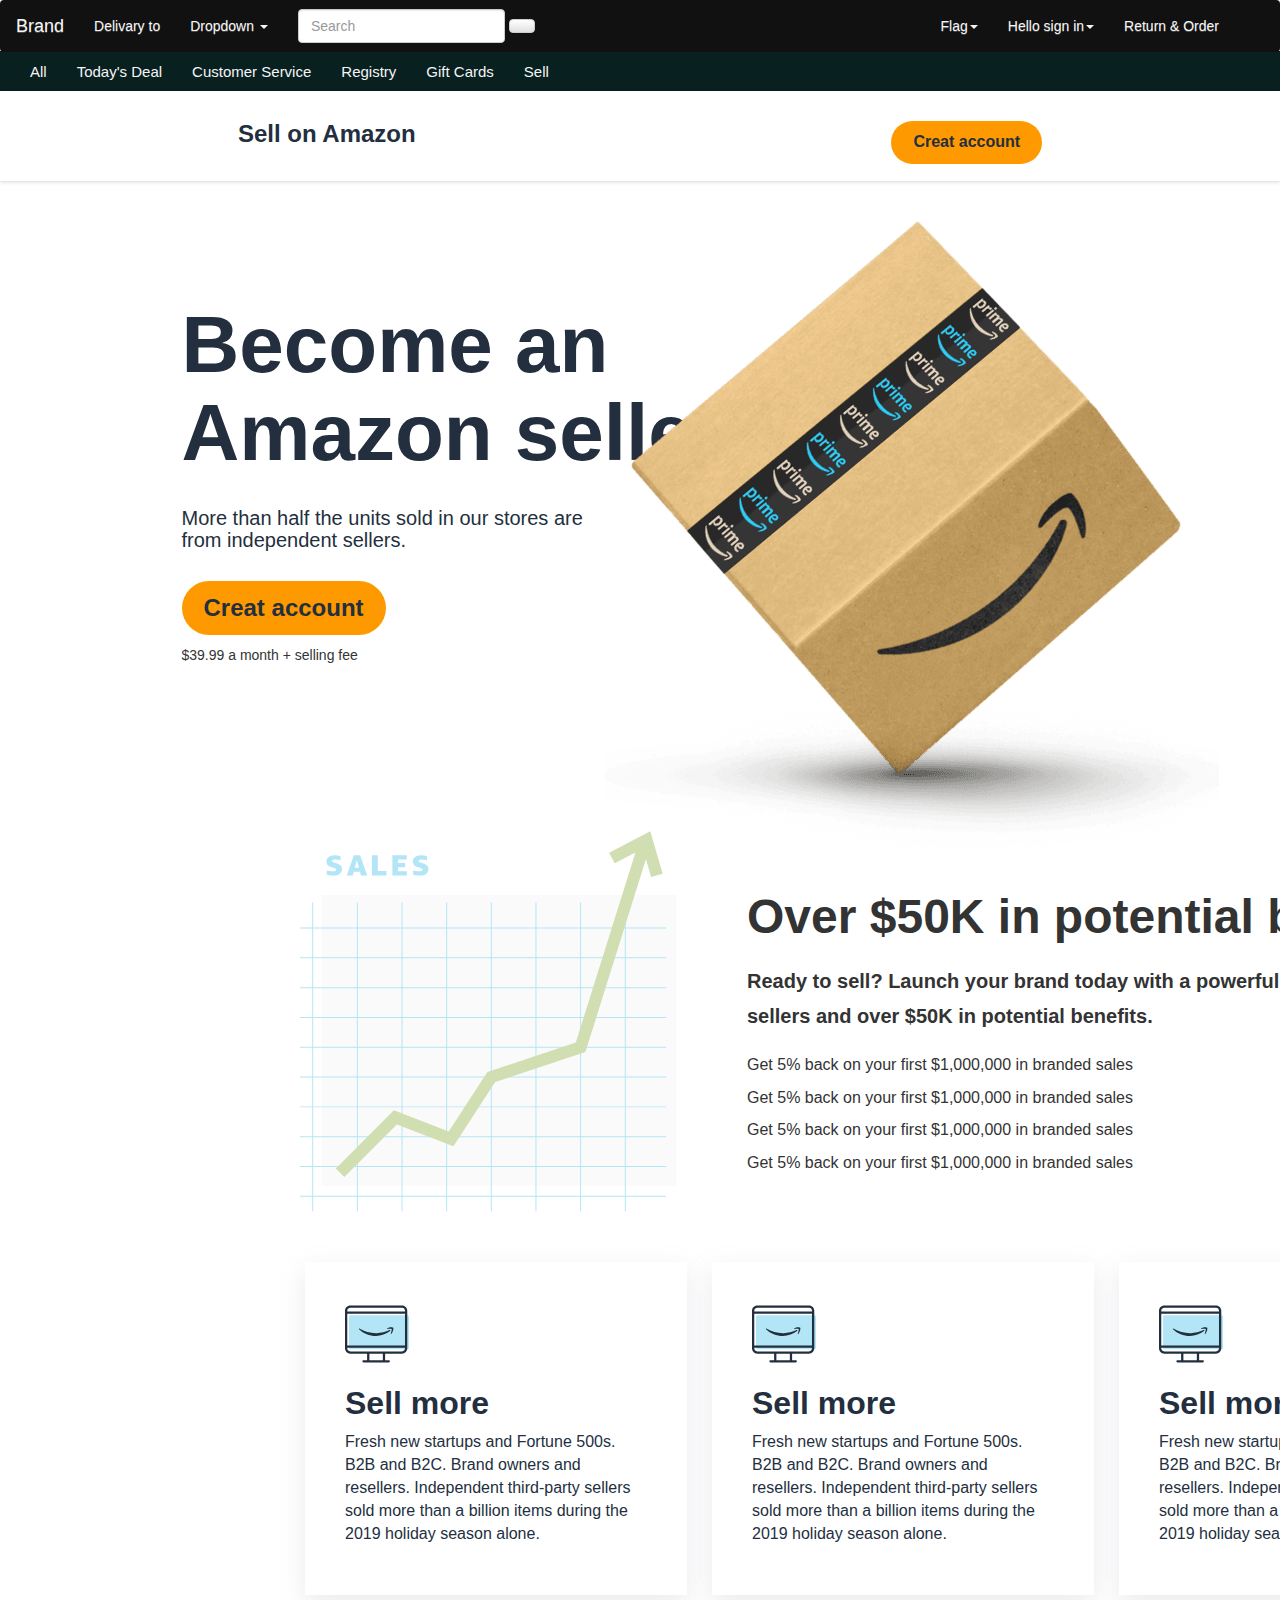
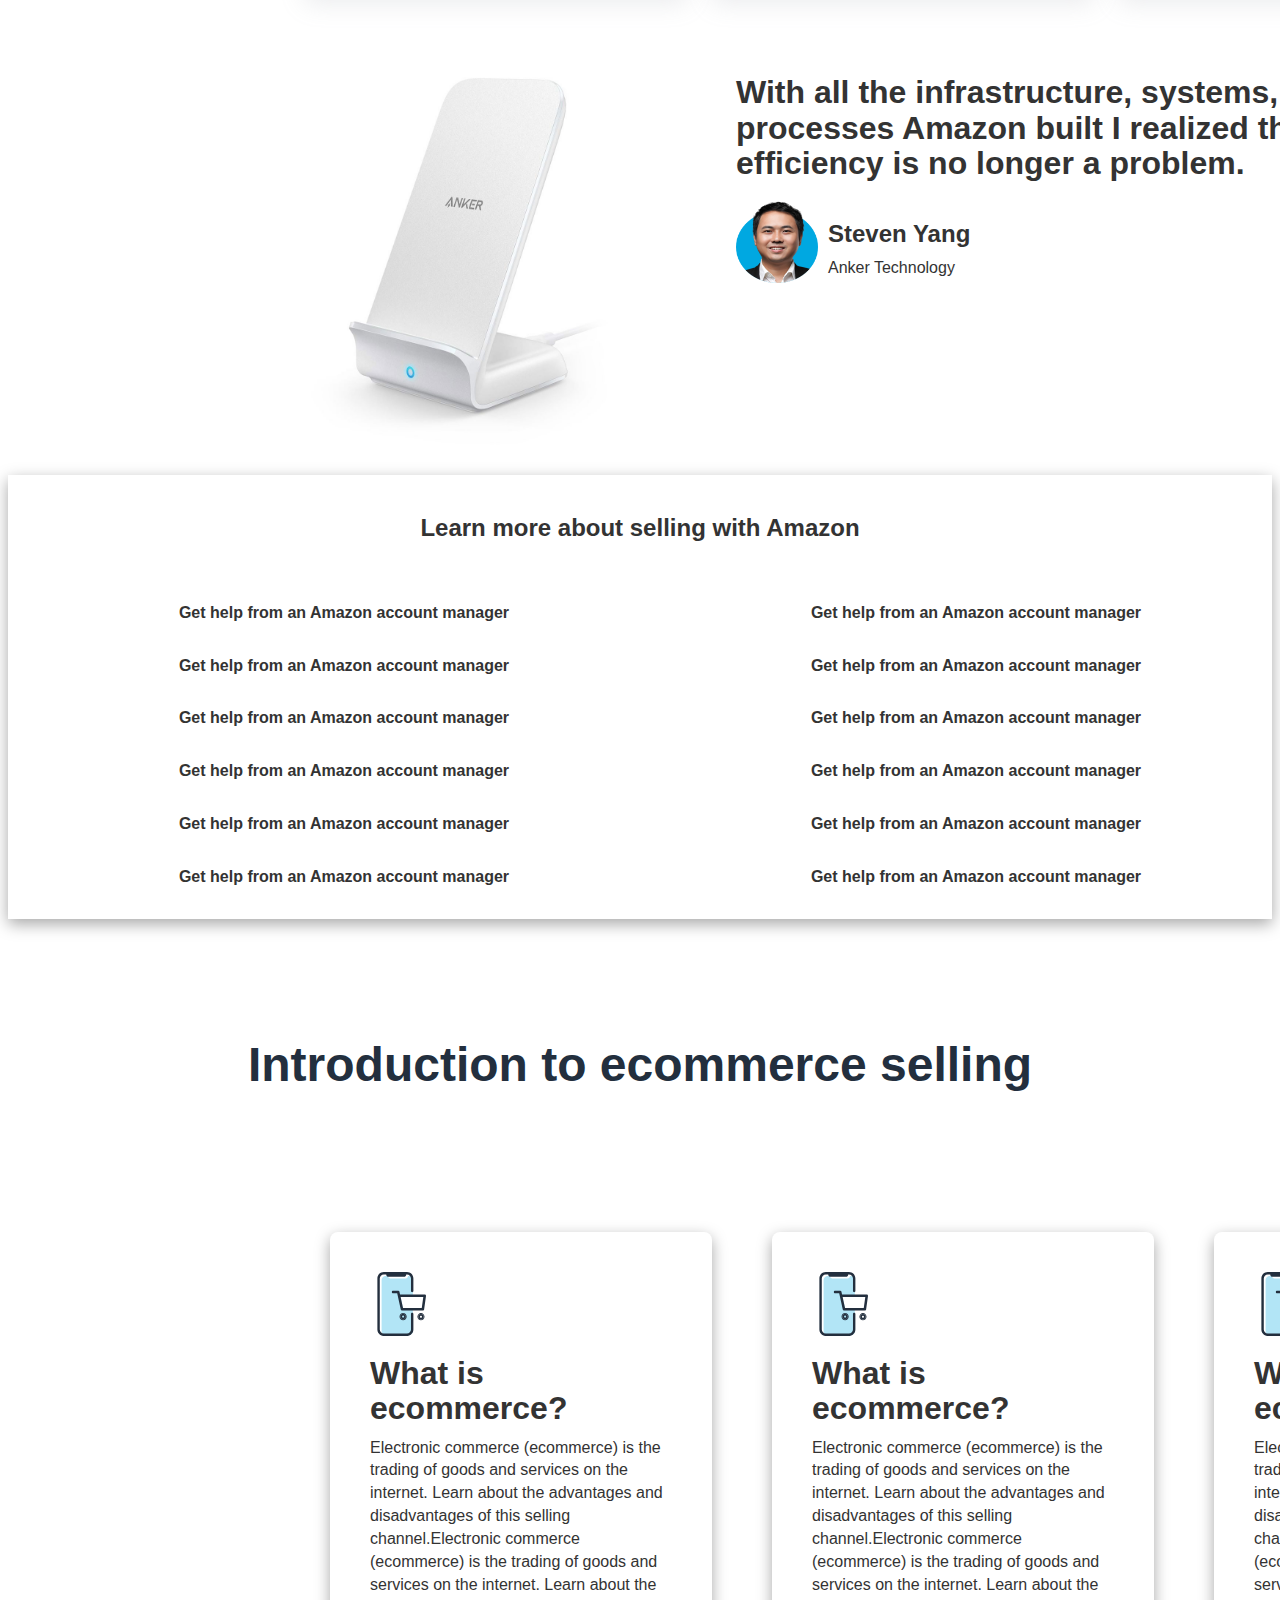
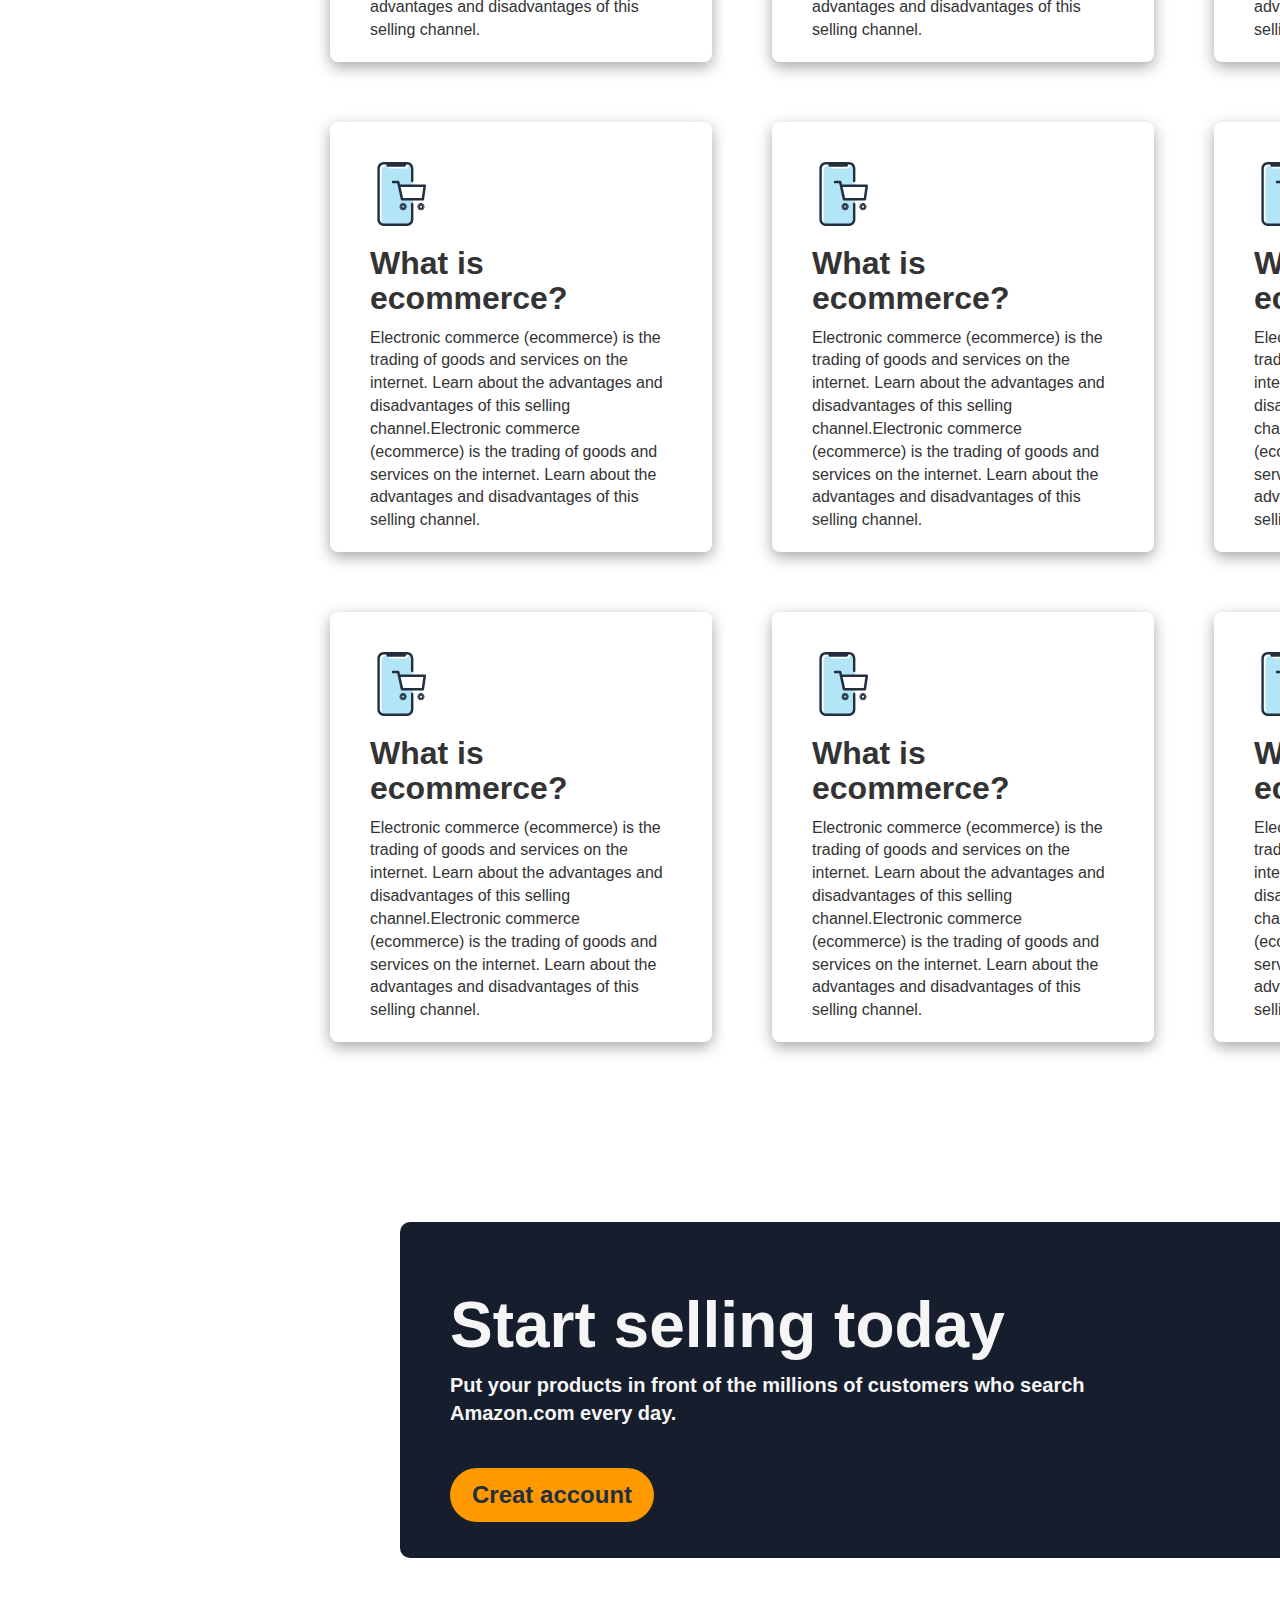
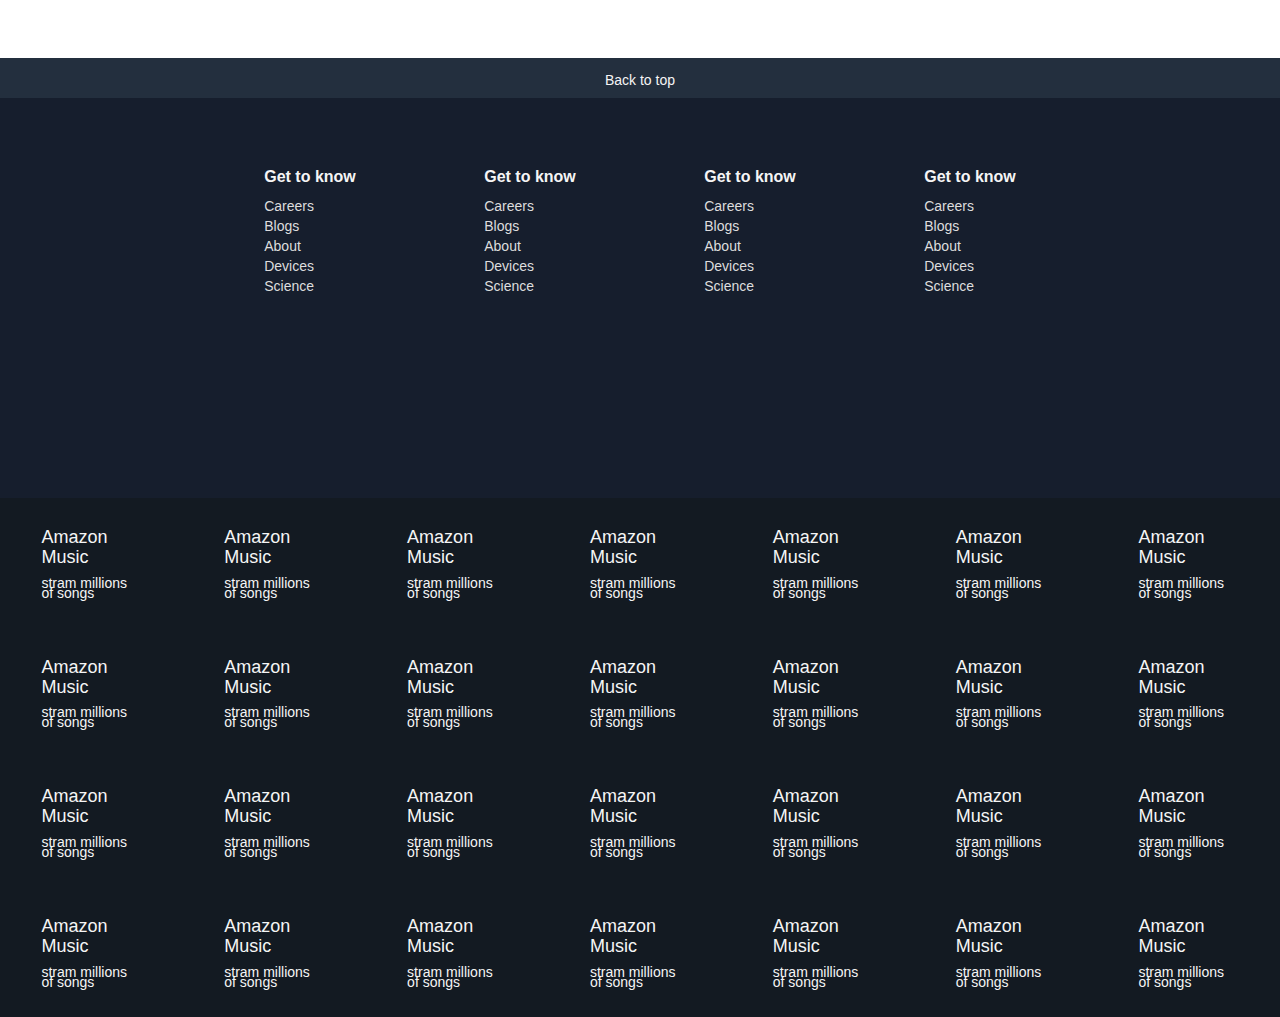
<file: index.html>
<!DOCTYPE html>
<html lang="en">
<head>
    <meta charset="UTF-8">
    <meta http-equiv="X-UA-Compatible" content="IE=edge">
    <meta name="viewport" content="width=device-width, initial-scale=1.0">
    <title>Document</title>
   <!-- Latest compiled and minified CSS -->
    <link rel="stylesheet" href="https://cdn.jsdelivr.net/npm/bootstrap@3.4.1/dist/css/bootstrap.min.css" integrity="sha384-HSMxcRTRxnN+Bdg0JdbxYKrThecOKuH5zCYotlSAcp1+c8xmyTe9GYg1l9a69psu" crossorigin="anonymous">
    <!-- Optional theme -->
    <link rel="stylesheet" href="https://cdn.jsdelivr.net/npm/bootstrap@3.4.1/dist/css/bootstrap-theme.min.css" integrity="sha384-6pzBo3FDv/PJ8r2KRkGHifhEocL+1X2rVCTTkUfGk7/0pbek5mMa1upzvWbrUbOZ" crossorigin="anonymous">
    <link rel="stylesheet" href="https://cdnjs.cloudflare.com/ajax/libs/font-awesome/6.1.1/css/all.min.css" integrity="sha512-KfkfwYDsLkIlwQp6LFnl8zNdLGxu9YAA1QvwINks4PhcElQSvqcyVLLD9aMhXd13uQjoXtEKNosOWaZqXgel0g==" crossorigin="anonymous" referrerpolicy="no-referrer" />
    <link rel="stylesheet" href="./style/style.css">
</head>
<body>
    <!-- navbar -->
    <nav class="navbar">
        <div class="container-fluid nav-edit">
          <!-- Brand and toggle get grouped for better mobile display -->
          <div class="navbar-header">
            <button type="button" class="navbar-toggle collapsed" data-toggle="collapse" data-target="#bs-example-navbar-collapse-1" aria-expanded="false">
              <span class="sr-only">Toggle navigation</span>
              <span class="icon-bar" style="background-color: white;"></span>
              <span class="icon-bar"></span>
              <span class="icon-bar"></span>
            </button>
            <a class="navbar-brand" href="#">Brand</a>
          </div>
      
          <!-- Collect the nav links, forms, and other content for toggling -->
          <div class="collapse navbar-collapse" id="bs-example-navbar-collapse-1">
            <ul class="nav navbar-nav">
              <li><a href="#">Delivary to</a></li>
              <li class="dropdown">
                <a href="#" class="dropdown-toggle" data-toggle="dropdown" role="button" aria-haspopup="true" aria-expanded="false">Dropdown <span class="caret"></span></a>
                <ul class="dropdown-menu">
                  <li><a href="#">Action</a></li>
                  <li><a href="#">Another action</a></li>
                  <li><a href="#">Something else here</a></li>
                  <li role="separator" class="divider"></li>
                  <li><a href="#">Separated link</a></li>
                  <li role="separator" class="divider"></li>
                  <li><a href="#">One more separated link</a></li>
                </ul>
              </li>
            </ul>
            <form class="navbar-form navbar-left">
              <div class="form-group">
                <input type="text" class="form-control" placeholder="Search">
              </div>
              <button type="submit" class="btn btn-default"><i class="fa-solid fa-magnifying-glass"></i></button>
            </form>
            <ul class="nav navbar-nav navbar-right">
              <li class="dropdown">
                <a href="#" class="dropdown-toggle" data-toggle="dropdown" role="button" aria-haspopup="true" aria-expanded="false">Flag<span class="caret"></span></a>
                <ul class="dropdown-menu">
                  <li><a href="#">Action</a></li>
                  <li><a href="#">Another action</a></li>
                  <li><a href="#">Something else here</a></li>
                  <li role="separator" class="divider"></li>
                  <li><a href="#">Separated link</a></li>
                </ul>
              </li>
              <li class="dropdown">
                <a href="#" class="dropdown-toggle" data-toggle="dropdown" role="button" aria-haspopup="true" aria-expanded="false">Hello sign in</h6><span class="caret"></span></a>
                <ul class="dropdown-menu">
                  <li><a href="#">Action</a></li>
                  <li><a href="#">Another action</a></li>
                  <li><a href="#">Something else here</a></li>
                  <li role="separator" class="divider"></li>
                  <li><a href="#">Separated link</a></li>
                </ul>
              </li>
              <li class="dropdown">
                <a href="#">Return & Order</a>
              </li>
              <li>
                <a href="#"><i class="fa-solid fa-cart-shopping"></i></h6></a>
              </li>
            </ul>
          </div><!-- /.navbar-collapse -->
        </div><!-- /.container-fluid -->
    </nav>
    <!-- Nav-xshop -->
    <div class="nav-xshop">
        <h4><i class="fa-solid fa-bars"></i> All</h4>
        <h4>Today's Deal</h4>
        <h4>Customer Service</h4>
        <h4>Registry</h4>
        <h4>Gift Cards</h4>
        <h4>Sell</h4>
    </div>
    <!-- Sell on Amazon -->
    <div class="sell-on-amazon">
      <h1>Sell on Amazon</h1>
      <div>
        <button class="sell-on-amazon-btn">Creat account</button>
      </div>
    </div>
    <!-- Become an Amazon seller -->
    <div class="become-an-seller">
        <div class="become-an-seller-text">
          <h1>Become an Amazon seller</h1>
          <h6>More than half the units sold in our stores are from independent sellers.</h6>
          <button class="become-an-seller-btn">Creat account</button>
          <p>$39.99 a month + selling fee</p>
        </div>
        <div class="become-an-seller-img">
            <img src="./images/prime-boxes-2-sm.png" alt="">
        </div>
    </div>
    <!-- sales -->
    <div class="sale">
        <div class="sale-img">
          <img src="./images/illustration-growth-graph.svg" alt="">
        </div>
        <div class="sale-text">
            <h1>Over $50K in potential benefits</h1>
            <h3>Ready to sell? Launch your brand today with a powerful playbook for new sellers and over $50K in potential benefits.</h3>
            <p><i class="fa-solid fa-check"></i> Get 5% back on your first $1,000,000 in branded sales</p>
            <p><i class="fa-solid fa-check"></i> Get 5% back on your first $1,000,000 in branded sales</p>
            <p><i class="fa-solid fa-check"></i> Get 5% back on your first $1,000,000 in branded sales</p>
            <p><i class="fa-solid fa-check"></i> Get 5% back on your first $1,000,000 in branded sales</p>
        </div>
    </div>
    <!-- finance section -->
    <div class="finance">
      <div class="finance-card finance-card-1">
        <img src="./images/Desktop_Computer._CB424651243_.svg" alt="" height="64px" width="64px">
        <h1>Sell more</h1>
        <p>Fresh new startups and Fortune 500s. B2B and B2C. Brand owners and resellers. Independent third-party sellers sold more than a billion items during the 2019 holiday season alone.</p>
      </div>
      <div class="finance-card finance-card-2">
        <img src="./images/Desktop_Computer._CB424651243_.svg" alt="" height="64px" width="64px">
        <h1>Sell more</h1>
        <p>Fresh new startups and Fortune 500s. B2B and B2C. Brand owners and resellers. Independent third-party sellers sold more than a billion items during the 2019 holiday season alone.</p>
      </div>
      <div class="finance-card finance-card-3">
        <img src="./images/Desktop_Computer._CB424651243_.svg" alt="" height="64px" width="64px">
        <h1>Sell more</h1>
        <p>Fresh new startups and Fortune 500s. B2B and B2C. Brand owners and resellers. Independent third-party sellers sold more than a billion items during the 2019 holiday season alone.</p>
      </div>
    </div>
    <!-- Steven Yang -->
    <div class="steven-yang">
      <div class="steven-yang-img">
        <img src="./images/Anker-01._CB1580163796_.jpg" alt="" height="400px" width="336px">
      </div>
      <div class="steven-yang-text">
        <h1>With all the infrastructure, systems, and processes Amazon built I realized that selling efficiency is no longer a problem.</h1>
        <div class="steven-yang-info">
            <img src="./images/syang-2-2x.png" alt="" width="82px" height="82px">
            <div>
              <h2>Steven Yang</h2>
              <p>Anker Technology</p>
            </div>
        </div>
      </div>
    </div>
    <!-- learn more -->
    <div class="learn-more">
      <h1>Learn more about selling with Amazon</h1>
      <div class="learn-more-p">
        <div class="learn-more-p-1">
          <p>Get help from an Amazon account manager </p>
          <p>Get help from an Amazon account manager </p>
          <p>Get help from an Amazon account manager </p>
          <p>Get help from an Amazon account manager </p>
          <p>Get help from an Amazon account manager </p>
          <p>Get help from an Amazon account manager </p>
        </div>
        <div class="learn-more-p-2">
          <p>Get help from an Amazon account manager </p>
          <p>Get help from an Amazon account manager </p>
          <p>Get help from an Amazon account manager </p>
          <p>Get help from an Amazon account manager </p>
          <p>Get help from an Amazon account manager </p>
          <p>Get help from an Amazon account manager </p>
        </div>
      </div>
    </div>
    <!-- Introduction to ecommerce selling -->
    <div class="introduction">
      <h1 class="intriduction-h1">Introduction to ecommerce selling</h1>
      <!-- introduction-card-row-1 -->
      <div class="introduction-cards introduction-card-row-1">
          <div class="introduction-card introduction-card-1">
            <img src="./images/Mobile_App.svg" alt="" height="64px" width="64px">
            <h1>What is ecommerce?</h1>
            <p>Electronic commerce (ecommerce) is the trading of goods and services on the internet. Learn about the advantages and disadvantages of this selling channel.Electronic commerce (ecommerce) is the trading of goods and services on the internet. Learn about the advantages and disadvantages of this selling channel.</p>
          </div>
          <div class="introduction-card introduction-card-2">
            <img src="./images/Mobile_App.svg" alt="" height="64px" width="64px">
            <h1>What is ecommerce?</h1>
            <p>Electronic commerce (ecommerce) is the trading of goods and services on the internet. Learn about the advantages and disadvantages of this selling channel.Electronic commerce (ecommerce) is the trading of goods and services on the internet. Learn about the advantages and disadvantages of this selling channel.</p>
          </div>
          <div class="introduction-card introduction-card-3">
            <img src="./images/Mobile_App.svg" alt="" height="64px" width="64px">
            <h1>What is ecommerce?</h1>
            <p>Electronic commerce (ecommerce) is the trading of goods and services on the internet. Learn about the advantages and disadvantages of this selling channel.Electronic commerce (ecommerce) is the trading of goods and services on the internet. Learn about the advantages and disadvantages of this selling channel.</p>
          </div>
      </div>
      <!-- introduction-card-row-2 -->
      <div class="introduction-cards introduction-card-row-2">
          <div class="introduction-card introduction-card-4">
            <img src="./images/Mobile_App.svg" alt="" height="64px" width="64px">
            <h1>What is ecommerce?</h1>
            <p>Electronic commerce (ecommerce) is the trading of goods and services on the internet. Learn about the advantages and disadvantages of this selling channel.Electronic commerce (ecommerce) is the trading of goods and services on the internet. Learn about the advantages and disadvantages of this selling channel.</p>
          </div>
          <div class="introduction-card introduction-card-5">
            <img src="./images/Mobile_App.svg" alt="" height="64px" width="64px">
            <h1>What is ecommerce?</h1>
            <p>Electronic commerce (ecommerce) is the trading of goods and services on the internet. Learn about the advantages and disadvantages of this selling channel.Electronic commerce (ecommerce) is the trading of goods and services on the internet. Learn about the advantages and disadvantages of this selling channel.</p>
          </div>
          <div class="introduction-card introduction-card-6">
            <img src="./images/Mobile_App.svg" alt="" height="64px" width="64px">
            <h1>What is ecommerce?</h1>
            <p>Electronic commerce (ecommerce) is the trading of goods and services on the internet. Learn about the advantages and disadvantages of this selling channel.Electronic commerce (ecommerce) is the trading of goods and services on the internet. Learn about the advantages and disadvantages of this selling channel.</p>
          </div>
      </div>
      <!-- introduction-card-row-3 -->
      <div class="introduction-cards introduction-card-row-3">
          <div class="introduction-card introduction-card-7">
            <img src="./images/Mobile_App.svg" alt="" height="64px" width="64px">
            <h1>What is ecommerce?</h1>
            <p>Electronic commerce (ecommerce) is the trading of goods and services on the internet. Learn about the advantages and disadvantages of this selling channel.Electronic commerce (ecommerce) is the trading of goods and services on the internet. Learn about the advantages and disadvantages of this selling channel.</p>
          </div>
          <div class="introduction-card introduction-card-8">
            <img src="./images/Mobile_App.svg" alt="" height="64px" width="64px">
            <h1>What is ecommerce?</h1>
            <p>Electronic commerce (ecommerce) is the trading of goods and services on the internet. Learn about the advantages and disadvantages of this selling channel.Electronic commerce (ecommerce) is the trading of goods and services on the internet. Learn about the advantages and disadvantages of this selling channel.</p>
          </div>
          <div class="introduction-card introduction-card-9">
            <img src="./images/Mobile_App.svg" alt="" height="64px" width="64px">
            <h1>What is ecommerce?</h1>
            <p>Electronic commerce (ecommerce) is the trading of goods and services on the internet. Learn about the advantages and disadvantages of this selling channel.Electronic commerce (ecommerce) is the trading of goods and services on the internet. Learn about the advantages and disadvantages of this selling channel.</p>
          </div>
      </div>
    </div>
    <!-- start selling -->
    <div class="start-selling">
      <h1>Start selling today</h1>
      <p>Put your products in front of the millions of customers who search Amazon.com every day.</p>
      <button class="start-selling-btn">Creat account</button>
    </div>
    <!-- back to top -->
    <div class="back-to-top">
        <p>Back to top</p>
    </div>
    <!-- Get to Know Us -->
    <div class="get-to-know">
      <div class="get-to-know-1">
        <h2>Get to know</h2>
        <a href="#">Careers</a><br> 
        <a href="#">Blogs</a><br>
        <a href="#">About</a><br>
        <a href="#">Devices</a><br>
        <a href="#">Science</a><br>
      </div>
      <div class="get-to-know-2">
        <h2>Get to know</h2>
        <a href="#">Careers</a><br> 
        <a href="#">Blogs</a><br>
        <a href="#">About</a><br>
        <a href="#">Devices</a><br>
        <a href="#">Science</a><br>
      </div>
      <div class="get-to-know-3">
        <h2>Get to know</h2>
        <a href="#">Careers</a><br> 
        <a href="#">Blogs</a><br>
        <a href="#">About</a><br>
        <a href="#">Devices</a><br>
        <a href="#">Science</a><br>
      </div>
      <div class="get-to-know-4">
        <h2>Get to know</h2>
        <a href="#">Careers</a><br> 
        <a href="#">Blogs</a><br>
        <a href="#">About</a><br>
        <a href="#">Devices</a><br>
        <a href="#">Science</a><br>
      </div>
    </div>
    <!-- footer -->
    <footer>
      <div class="footer-row footer-row-1">
        <a href="#">
          <h4>Amazon Music</h4>
          <p>stram millions of songs</p>
        </a>
        <a href="#">
          <h4>Amazon Music</h4>
          <p>stram millions of songs</p>
        </a>
        <a href="#">
          <h4>Amazon Music</h4>
          <p>stram millions of songs</p>
        </a>
        <a href="#">
          <h4>Amazon Music</h4>
          <p>stram millions of songs</p>
        </a>
        <a href="#">
          <h4>Amazon Music</h4>
          <p>stram millions of songs</p>
        </a>
        <a href="#">
          <h4>Amazon Music</h4>
          <p>stram millions of songs</p>
        </a>
        <a href="#">
          <h4>Amazon Music</h4>
          <p>stram millions of songs</p>
        </a>
      </div>
      <div class="footer-row footer-row-2">
        <a href="#">
          <h4>Amazon Music</h4>
          <p>stram millions of songs</p>
        </a>
        <a href="#">
          <h4>Amazon Music</h4>
          <p>stram millions of songs</p>
        </a>
        <a href="#">
          <h4>Amazon Music</h4>
          <p>stram millions of songs</p>
        </a>
        <a href="#">
          <h4>Amazon Music</h4>
          <p>stram millions of songs</p>
        </a>
        <a href="#">
          <h4>Amazon Music</h4>
          <p>stram millions of songs</p>
        </a>
        <a href="#">
          <h4>Amazon Music</h4>
          <p>stram millions of songs</p>
        </a>
        <a href="#">
          <h4>Amazon Music</h4>
          <p>stram millions of songs</p>
        </a>
      </div>
      <div class="footer-row footer-row-3">
        <a href="#">
          <h4>Amazon Music</h4>
          <p>stram millions of songs</p>
        </a>
        <a href="#">
          <h4>Amazon Music</h4>
          <p>stram millions of songs</p>
        </a>
        <a href="#">
          <h4>Amazon Music</h4>
          <p>stram millions of songs</p>
        </a>
        <a href="#">
          <h4>Amazon Music</h4>
          <p>stram millions of songs</p>
        </a>
        <a href="#">
          <h4>Amazon Music</h4>
          <p>stram millions of songs</p>
        </a>
        <a href="#">
          <h4>Amazon Music</h4>
          <p>stram millions of songs</p>
        </a>
        <a href="#">
          <h4>Amazon Music</h4>
          <p>stram millions of songs</p>
        </a>
      </div>
      <div class="footer-row footer-row-4">
        <a href="#">
          <h4>Amazon Music</h4>
          <p>stram millions of songs</p>
        </a>
        <a href="#">
          <h4>Amazon Music</h4>
          <p>stram millions of songs</p>
        </a>
        <a href="#">
          <h4>Amazon Music</h4>
          <p>stram millions of songs</p>
        </a>
        <a href="#">
          <h4>Amazon Music</h4>
          <p>stram millions of songs</p>
        </a>
        <a href="#">
          <h4>Amazon Music</h4>
          <p>stram millions of songs</p>
        </a>
        <a href="#">
          <h4>Amazon Music</h4>
          <p>stram millions of songs</p>
        </a>
        <a href="#">
          <h4>Amazon Music</h4>
          <p>stram millions of songs</p>
        </a>
      </div>
    </footer>



   <!-- jQuery (necessary for Bootstrap's JavaScript plugins) -->
   <script src="https://code.jquery.com/jquery-1.12.4.min.js" integrity="sha384-nvAa0+6Qg9clwYCGGPpDQLVpLNn0fRaROjHqs13t4Ggj3Ez50XnGQqc/r8MhnRDZ" crossorigin="anonymous"></script>
   <!-- Include all compiled plugins (below), or include individual files as needed -->
   <script src="https://cdn.jsdelivr.net/npm/bootstrap@3.4.1/dist/js/bootstrap.min.js" integrity="sha384-aJ21OjlMXNL5UyIl/XNwTMqvzeRMZH2w8c5cRVpzpU8Y5bApTppSuUkhZXN0VxHd" crossorigin="anonymous"></script>
</body>
</html>
</file>
<file: style/style.css>
*{
    margin: 0;
}
nav{
    background-color: #111111;
    border-radius: none;
}
nav a{
    color: whitesmoke;
}
.icon-bar{
    background-color: whitesmoke;
}
/* Nav-xshop  */
.nav-xshop{
 height: 40px;
 background-color: #082020;
 color: whitesmoke;
 margin-top: -21px;
 display: flex;
 padding-top: 3px;
}
.nav-xshop h4{
    font-family: Arial, Helvetica, sans-serif;
    margin-left: 30px;
    font-size: 15px;
}
/* sell-on-amazon */
.sell-on-amazon{
    padding-top: 30px;
    height: 90px;
    display: flex;
    justify-content: space-around;
    box-shadow: rgba(0, 0, 0, 0.16) 0px 1px 4px;
}
.sell-on-amazon h1{
    font-size: 24px;
    font-weight: 900;
    color: #232f3E;
    font-family: Arial, Helvetica, sans-serif;
    margin-top: 0;
}
.sell-on-amazon-btn{
    padding: 10px 22px;
    font-size: 16px;
    color: #232f3E;
    font-family: Arial, Helvetica, sans-serif;
    border-radius: 100px;
    font-weight: 800;
    background-color: #ff9900;
    border: none;
}
/* Become an Amazon seller */
.become-an-seller{
    height: 550px;
    display: flex;
    justify-content: space-around;
}
.become-an-seller-text{
    margin: 100px 0 0 120px;
}
.become-an-seller h1{
    width: 700px;
    font-size: 80px;
    font-family: Arial, Helvetica, sans-serif;
    color: #232f3E;
    font-weight: 800;
}
.become-an-seller h6{
    width: 445px;
    font-size: 20px;
    font-family: Arial, Helvetica, sans-serif;
    color: #232f3E;
    font-weight: 400;
    margin: 30px 0;
}
.become-an-seller-btn{
    padding: 10px 22px;
    font-size: 24px;
    color: #232f3E;
    font-family: Arial, Helvetica, sans-serif;
    border-radius: 100px;
    font-weight: 700;
    background-color: #ff9900;
    border: none;
    margin-bottom: 10px;
}
.become-an-seller-img{
    margin: 40px 0 0 -400px;
}
/* sales */
.sale{
    display: flex;
    margin-top: 100px;
}
.sale-img{
    margin-left: 300px ;
}
.sale-text{
    margin-left: 70px;
    padding-top: 40px;
}
.sale-text h1{
    font-size: 48px;
    font-family: Arial, Helvetica, sans-serif;
    font-weight: 900;
}
.sale-text h3{
    font-size: 20px;
    font-family: Arial, Helvetica, sans-serif;
    font-weight: 600;
    width: 720px;
    margin: 20px 0;
    line-height: 35px;
}
.sale-text p{
    font-size: 16px;
    font-family: Arial, Helvetica, sans-serif;
    font-weight: 500;
    width: 600px;
    margin: 10px 0;
}
.sale-text i{
    color: rgb(72, 72, 223);
}
/* finance section  */
.finance{
    display: flex;
    padding: 50px 0 0 280px;
}
.finance-card{
    width: 388px;
    width: 408px;
    box-shadow: rgba(149, 157, 165, 0.2) 0px 8px 24px;
    padding: 40px;
    margin-left: 25px;
}
.finance-card h1{
    font-size: 32px;
    font-family: Arial, Helvetica, sans-serif;
    font-weight: 900;
    color: #232f3E;
}
.finance-card p{
    font-size: 16px;
    width: 302px;
    font-family: Arial, Helvetica, sans-serif;
    font-weight: 400;
    color: #232f3E;
}
/* steven-yang */
.steven-yang{
    display: flex;
    margin-top: 60px;
}
.steven-yang-img{
    margin-left: 300px;
}
.steven-yang-text{
    margin-left: 100px;
}
.steven-yang-text h1{
    width: 696px;
    font-size: 32px;
    font-family: Arial, Helvetica, sans-serif;
    font-weight: 900;
}
.steven-yang-info{
    display: flex;
    margin-top: 20px;
}
.steven-yang-info h2{
    font-size: 24px;
    font-weight: 900;
    margin-left: 10px;
    font-family: Arial, Helvetica, sans-serif;
}
.steven-yang-info p{
    font-size: 16px;
    font-weight: 400;
    margin-left: 10px;
    font-family: Arial, Helvetica, sans-serif;
}
/* learn more */
.learn-more{
    width: 1264px;
    height: 444px;
    box-shadow: rgba(0, 0, 0, 0.35) 0px 5px 15px;
    margin: auto;
    margin-top: 20px;
}
.learn-more h1{
    text-align: center;
    font-size: 24px;
    font-weight: 900;
    font-family: Arial, Helvetica, sans-serif;
    padding: 40px 0 30px 0;
}
.learn-more p{
    font-size: 16px;
    font-weight: 600;
    font-family: Arial, Helvetica, sans-serif;
    padding: 20px 0 0 40px;
}
.learn-more-p{
    display: flex;
    justify-content: space-around;
}
/* Introduction to ecommerce selling */
.introduction-cards{
    display: flex;
    margin-left: 300px;
}
.intriduction-h1{
    text-align: center;
    font-size: 48px;
    font-family: Arial, Helvetica, sans-serif;
    font-weight: 900;
    color: #232f3E;
    padding: 100px 0;
}
.introduction-card{
    width: 384px;
    height: 430px;
    box-shadow: rgba(0, 0, 0, 0.35) 0px 5px 15px;
    border-radius: 8px;
    padding: 40px;
    margin: 30px;
}
.introduction-card h1{
    font-size: 32px;
    font-family: Arial, Helvetica, sans-serif;
    font-weight: 900;
    width: 302px;
}
.introduction-card p{
    font-size: 16px;
    font-family: Arial, Helvetica, sans-serif;
    font-weight: 400;
    width: 302px;
}
/* start selling */
.start-selling {
    width: 1100px;
    height: 336px;
    background-color: #161E2D;
    border-radius: 10px;
    margin: 150px 0 0 400px;
    color: whitesmoke;
    padding: 48px 50px;
}
.start-selling h1{
    font-size: 64px;
    font-weight: 900;
    font-family: Arial, Helvetica, sans-serif;
}
.start-selling p{
    font-size: 20px;
    font-weight: 700;
    font-family: Arial, Helvetica, sans-serif;
    width: 665px;
}
.start-selling-btn{
    padding: 10px 22px;
    font-size: 24px;
    color: #232f3E;
    font-family: Arial, Helvetica, sans-serif;
    border-radius: 100px;
    font-weight: 700;
    background-color: #ff9900;
    border: none;
    margin-top: 30px;
}
/* back to top */
.back-to-top{
    text-align: center;
    background-color: #232f3E;
    color: whitesmoke;
    height: 40px;
    margin-top: 100px;
}
.back-to-top p{
    padding: 12px;
    font-family: Arial, Helvetica, sans-serif;
    font-weight: 500;
}
/* Get to Know Us */
.get-to-know{
    display: flex;
    justify-content: space-around;
    height: 400px;
    background-color: #161E2D;
    padding: 50px 200px;
}
.get-to-know h2{
    font-size: 16px;
    font-family: Arial, Helvetica, sans-serif;
    font-weight: 700;
    color: whitesmoke;
}
.get-to-know a{
    font-size: 14px;
    font-family: Arial, Helvetica, sans-serif;
    font-weight: 400;
    color: #DDDDDD;
}
/* footer */
footer{
    background-color: #131A22;
}
.footer-row{
    display: flex;
    justify-content: space-around;
}
footer a{
    color: whitesmoke;
    width: 100px; 
    line-height: 10px;
    padding: 20px 0;
}

/* 
  ##Device = Tablets, Ipads (portrait)
  ##Screen = B/w 768px to 1024px
*/

@media (min-width: 768px) and (max-width: 1024px) {
  
    nav a{
        margin-left: -19px;
        font-size: 12px;
    }
    /* become an seller */
    .become-an-seller-img img{
        height: 320px;
        width: 320px;
    }
    .become-an-seller-text{
        margin: 30px 0 0 0px;
    }
    .become-an-seller h1{
        width: 350px;
        font-size: 40px;
        font-family: Arial, Helvetica, sans-serif;
        color: #232f3E;
        font-weight: 800;
    }
    .become-an-seller h6{
        width: 200px;
        font-size: 12px;
        font-family: Arial, Helvetica, sans-serif;
        color: #232f3E;
        font-weight: 400;
        margin: 10px 0;
    }
    .become-an-seller-btn{
        padding: 10px 22px;
        font-size: 15px;
        margin-bottom: 5px;
    }
    .become-an-seller-img{
        margin: 40px 0 0 -200px;
    }
    /* sales */
    .sale{   
        margin-top: -200px;
    }
    .sale-img{
        display: none;
    }
    .sale-text{
        margin-left: 80px;
    }
    .sale-text h1{
        font-size: 32px;
        font-family: Arial, Helvetica, sans-serif;
        font-weight: 900;
    }
    .sale-text h3{
        width: 680px;
    }
    /* finance section  */
    .finance{
        padding: 0;
        margin-left: 30px;
    }
    .finance-card{
        width: 244px;
        height: 430px;
        box-shadow: rgba(149, 157, 165, 0.2) 0px 8px 24px;
        margin-left: 5px;
    }
    .finance-card h1{
        width: 152px;
        font-size: 32px;
        font-family: Arial, Helvetica, sans-serif;
        font-weight: 900;
        color: #232f3E;
    }
    .finance-card p{
        font-size: 14px;
        width: 152px;
        font-family: Arial, Helvetica, sans-serif;
        font-weight: 400;
        color: #232f3E;
    }
    /* steven-yang */
    .steven-yang{
        margin-top: 60px;
    }
    .steven-yang-img{
        margin-left: 0px;
    }
    .steven-yang-text{
        margin-left: 30px;
    }
    .steven-yang-text h1{
        width: 435px;
        font-size: 30px;
        font-family: Arial, Helvetica, sans-serif;
        font-weight: 900;
    }
    /* learn-more */
    .learn-more{
        width: 700px;
        height: 558px;
        box-shadow: rgba(0, 0, 0, 0.35) 0px 5px 15px;
        margin: auto;
        margin-top: 20px;
    }
    /* Introduction to ecommerce selling */
    .introduction-cards{
        flex-direction: column;
        margin-left: 0;
    }
    .introduction-card{
        width: 772px;
        height: 315px;
        box-shadow: rgba(0, 0, 0, 0.35) 0px 5px 15px;
        border-radius: 8px;
        padding: 40px;
        margin: 30px;
    }
    .introduction-card h1{
        font-size: 32px;
        font-family: Arial, Helvetica, sans-serif;
        font-weight: 900;
        width: 302px;
    }
    .introduction-card p{
        font-size: 16px;
        font-family: Arial, Helvetica, sans-serif;
        font-weight: 400;
        width: 700px;
    }
    /* start selling */
    .start-selling {
        width: 820px;
        height: 336px;
        background-color: #161E2D;
        border-radius: 10px;
        margin: 0px 0 0 00px;
        color: whitesmoke;
        padding: 48px 50px;
    }
    .start-selling h1{
        font-size: 40px;
        font-weight: 900;
        font-family: Arial, Helvetica, sans-serif;
        text-align: center;
    }
    .start-selling p{
        font-size: 18px;
        font-weight: 600;
        font-family: Arial, Helvetica, sans-serif;
        width: 665px;
        text-align: center;
    }
    .start-selling-btn{
        padding: 10px 22px;
        font-size: 24px;
        color: #232f3E;
        font-family: Arial, Helvetica, sans-serif;
        border-radius: 100px;
        font-weight: 700;
        background-color: #ff9900;
        border: none;
        margin-top: 30px;
        margin-left: 220px;
    }
    /* .get-to-know */
    .get-to-know{
        display: flex;
        justify-content: space-around;
        height: 300px;
        background-color: #161E2D;
        padding: 30px 100px;
    }
    /* footer */
    footer{
        display: none;
    }


}
/*
    
  }
  /* 
  ##Device = Most of the Smartphones Mobiles (Portrait)
  ##Screen = B/w 320px to 479px
*/

@media (min-width: 320px) and (max-width: 480px) {
  
   
    /* nav-xshop */
    .nav-xshop h4{
        font-family: Arial, Helvetica, sans-serif;
        margin-left: 9px;
        font-size: 12px;
    }
    /* sell-on-amazon */
    .sell-on-amazon{
        height: 110px;
    }
    .sell-on-amazon h1{
        width: 175px;
    }
    .sell-on-amazon-btn{
        width: 154px;
    }
    /* become an seller */
    .become-an-seller{
        flex-direction: column;
    }
    .become-an-seller-img img{
        height: 320px;
        width: 320px;
    }
    .become-an-seller-text{
        margin: 0px 0 0 0px;
    }
    .become-an-seller h1{
        width: 350px;
        font-size: 35px;
        font-family: Arial, Helvetica, sans-serif;
        color: #232f3E;
        font-weight: 800;
        text-align: center;
        margin: auto;
    }
    .become-an-seller h6{
        width: 300px;
        font-size: 18px;
        font-family: Arial, Helvetica, sans-serif;
        color: #232f3E;
        font-weight: 400;
        text-align: center;
        margin: 15px 45px;
    }
    .become-an-seller p{
        text-align: center;
    }
    .become-an-seller-btn{
        padding: 10px 22px;
        font-size: 15px;
        margin-left: 120px;
    }
    .become-an-seller-img{
        margin: 10px 0 0 35px;
    }
    /* sales */
    .sale{   
        margin-top: -50px;
    }
    .sale-img{
        display: none;
    }
    .sale-text{
        margin-left: 60px;
    }
    .sale-text h1{
        width: 282px;
        font-size: 28px;
    }
    .sale-text h3{
        width: 282px;
    }
    .sale-text p{
        width: 300px;
        margin-top: 15px;
        line-height: 25px;
    }
    /* finance section  */
    .finance{
        flex-direction: column;
        padding: 0;
    }
    .finance-card{
        width: 347px;
        height: 330px;
        box-shadow: rgba(149, 157, 165, 0.2) 0px 8px 24px;
        padding: 40px;
        margin-left: 15px;
    }
    .finance-card h1{
        font-size: 32px;
        font-family: Arial, Helvetica, sans-serif;
        font-weight: 900;
        color: #232f3E;
    }
    .finance-card p{
        font-size: 16px;
        width: 302px;
        font-family: Arial, Helvetica, sans-serif;
        font-weight: 400;
        color: #232f3E;
    }
     /* steven-yang */
     .steven-yang{
        flex-direction: column;
        margin-top: 60px;
    }
    .steven-yang-img{
        margin-left: 0px;
    }
    .steven-yang-text{
        margin-left: 30px;
    }
    .steven-yang-text h1{
        width: 300px;
        font-size: 24px;
        font-family: Arial, Helvetica, sans-serif;
        font-weight: 700;
    }
    /* .learn-more */
    .learn-more h1{
        font-size: 24px;
        padding: 20px;
    }
    .learn-more{
        width: 330px;
        height: 1050px;
        box-shadow: rgba(0, 0, 0, 0.35) 0px 5px 15px;
        margin: auto;
        margin-top: 20px;
    }
    .learn-more-p{
        flex-direction: column;
    }
    /* Introduction to ecommerce selling */
    .introduction-cards{
        flex-direction: column;
        margin-left: 0;
    }
    .intriduction-h1{
        font-size: 24px;
    }
    .introduction-card{
        width: 330px;
        height: 379px;
        box-shadow: rgba(0, 0, 0, 0.35) 0px 5px 15px;
        border-radius: 8px;
        padding: 40px;
        margin: 30px;
    }
    .introduction-card h1{
        font-size: 32px;
        font-family: Arial, Helvetica, sans-serif;
        font-weight: 900;
        width: 302px;
    }
    .introduction-card p{
        font-size: 13px;
        font-family: Arial, Helvetica, sans-serif;
        font-weight: 400;
        width: 264px;
    }
     /* start selling */
     .start-selling {
        width: 330px;
        height: 356px;
        background-color: #161E2D;
        border-radius: 10px;
        margin: 70px 0 0 30px;
        color: whitesmoke;
        padding: 32px 24px;
    }
    .start-selling h1{
        font-size: 40px;
        font-weight: 900;
        font-family: Arial, Helvetica, sans-serif;
        text-align: center;
    }
    .start-selling p{
        font-size: 14px;
        font-weight: 600;
        font-family: Arial, Helvetica, sans-serif;
        width: 232px;
        text-align: center;
        margin-left: 30px;
    }
    .start-selling-btn{
        padding: 10px 22px;
        font-size: 24px;
        color: #232f3E;
        font-family: Arial, Helvetica, sans-serif;
        border-radius: 100px;
        font-weight: 700;
        background-color: #ff9900;
        border: none;
        margin-top: 30px;
        margin-left: 30px;
    }
      /* .get-to-know */
      .get-to-know{
        flex-direction: column;
        justify-content: space-around;
        height: 700px;
        background-color: #161E2D;
        padding: 30px 100px;
    }
    /* footer */
    footer{
        display: none;
    }

        
    
    
    
  }
</file>
